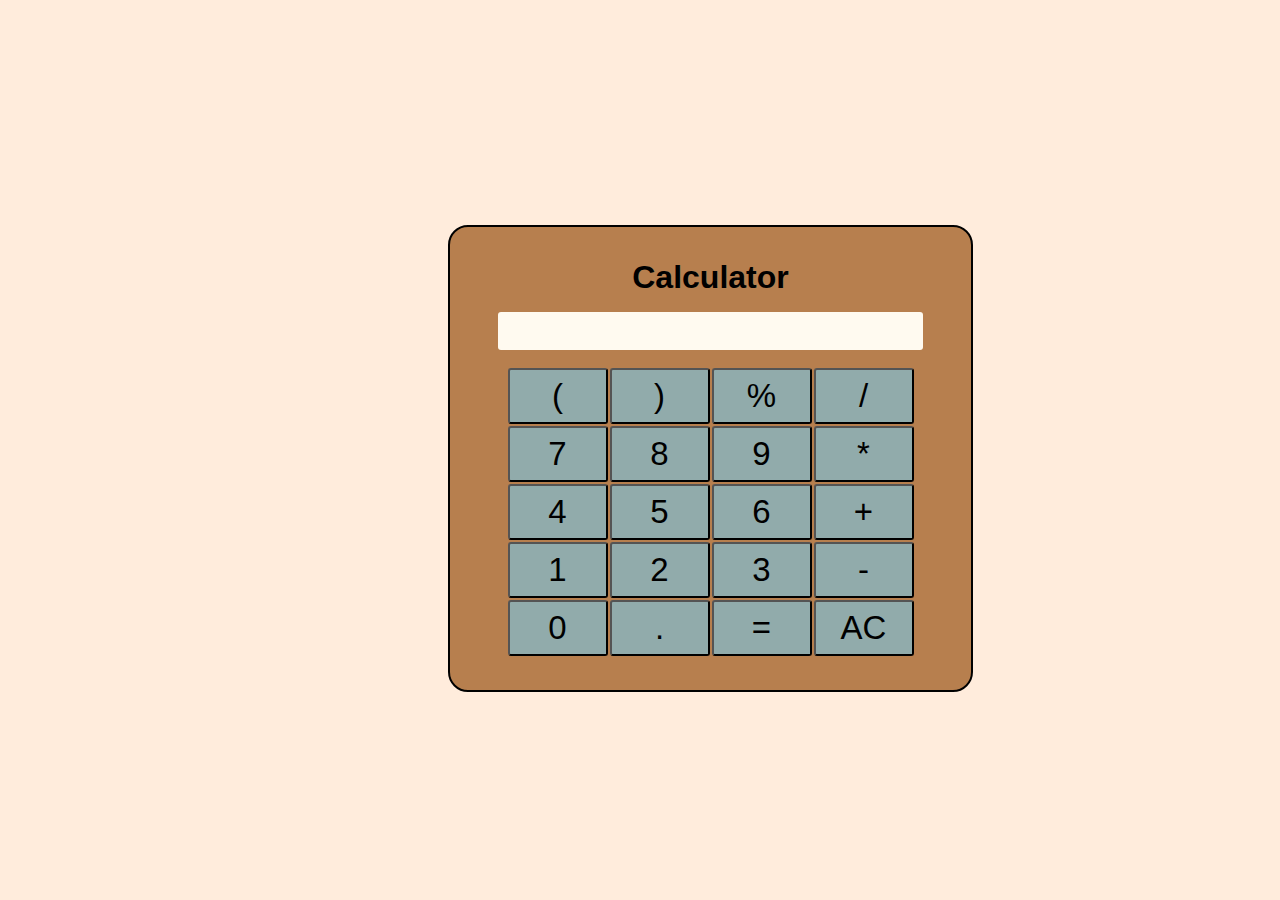
<file: calculator/index.html>
<!DOCTYPE html>
<html lang="en">

<head>
    <meta charset="UTF-8">
    <meta http-equiv="X-UA-Compatible" content="IE=edge">
    <meta name="viewport" content="width=device-width, initial-scale=1.0">
    <link rel="stylesheet" href="style/style.css">
    <title>Calculator</title>

</head>

<body>
    <div class="container">
        <div class="box">
            <h1>Calculator</h1>
            <input type="text" name="screen" id="screen" value="">
            <table>
                <tr>
                    <td><button type="button" onclick="bracket1()">(</button></td>
                    <td><button type="button" onclick="bracket2()">)</button></td>
                    <td><button type="button" onclick="operator('%')">%</button></td>
                    <td><button type="button" onclick="operator('/')">/</button></td>
                </tr>
                <tr>
                    <td><button type="button" value="7" class="value" >7</button></td>
                    <td><button type="button" value="8" class="value">8</button></td>
                    <td><button type="button" value="9" class="value">9</button></td>
                    <td><button type="button" value="*" onclick="operator('*')">*</button></td>
                </tr>
                <tr>
                    <td><button type="button" value="4" class="value">4</button></td>
                    <td><button type="button" value="5" class="value">5</button></td>
                    <td><button type="button" value="6" class="value">6</button></td>
                    <td><button type="button" value="+" onclick="operator('+')">+</button></td>
                </tr>
                <tr>
                    <td><button type="button" value="1" class="value">1</button></td>
                    <td><button type="button" value="2" class="value">2</button></td>
                    <td><button type="button" value="3" class="value">3</button></td>
                    <td><button type="button" value="0" onclick="operator('-')">-</button></td>
                </tr>
                <tr>
                    <td><button type="button" value="0" class="value">0</button></td>
                    <td><button type="button" value="." class="value">.</button></td>
                    <td><button type="button" value="=" onclick="result()">=</button></td>
                    <td><button type="button" value="0" class="clear">AC</button></td>
                </tr>
            </table>
        </div>

    </div>
    <script src="script/main.js"></script>
</body>

</html>
</file>
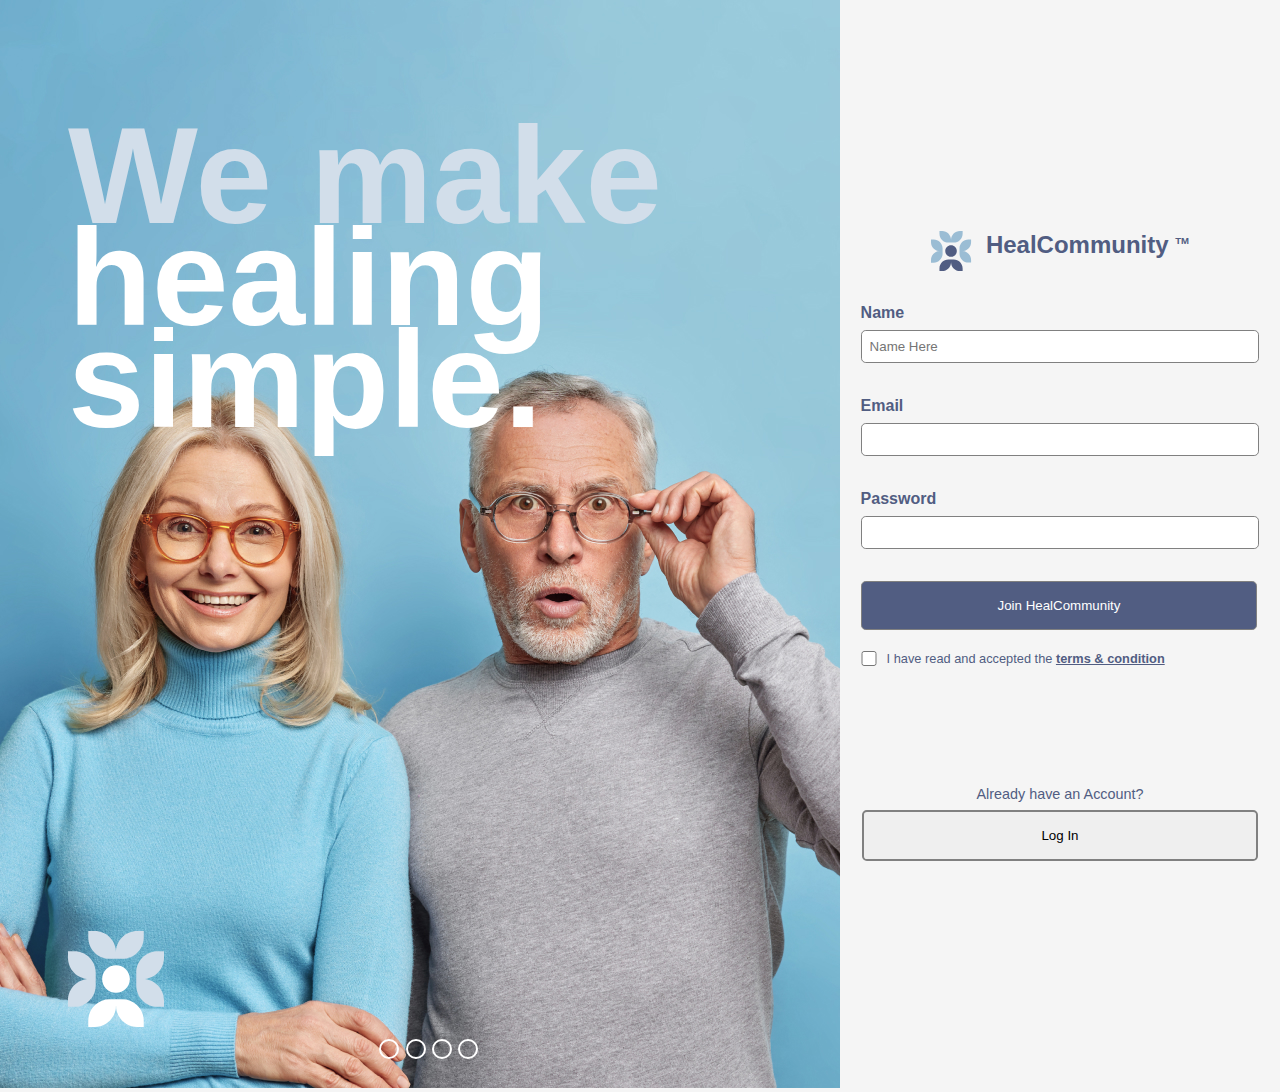
<file: forms/index.html>
<!DOCTYPE html>
<html lang="en">

<head>
    <meta charset="UTF-8">
    <meta http-equiv="X-UA-Compatible" content="IE=edge">
    <meta name="viewport" content="width=device-width, initial-scale=1.0">
    <link rel="stylesheet" href="css/style.css">
    <title>Forms</title>
</head>

<body>
    <div class="container">
        <div class="img-gallery-wrapper">
            <img src="assets/image 2.jpg" alt="image-1" class="pic1">
            <section class="image-title">
                <h1><span>We make </span><strong >healing simple.</strong></h1>
            </section>
            <section><img src="assets/Group 260 (1).svg" alt="main-logo" class="svg-image"></section>
            <div class="gallery">
                <div id="picture1"></div>
                <div id="picture2"></div>
                <div id="picture3"></div>
                <div id="picture4"></div>
            </div>
        </div>
        <div class="login-credential">
            <div class="heading">
                <img src="assets/Group 260.svg" alt="logo">
                <div class="heading-title">
                    <h2>HealCommunity <sup>TM</sup></h2>
                </div>

            </div>
            <div class="form-elements">
                <form action="" method = "get" id="form_elements">
                    <label for="name" id="name-ele">Name</label>
                    <input type="text" name="name" placeholder="Name Here" id="userName"  required >
                    <label for="email" class="label-elem">Email</label>
                    <input type="email" name="email" id="email" value=""required>
                    <label for="password" class="label-elem">Password</label>
                    <input type="password" name="password" id="password" value="" required>
                    <input type="submit" value="Join HealCommunity" id="join-btn" >
                    <div class="checkbox-data">
                        <input type="checkbox" name="" value="" id="checkbox">
                        <p>I have read and accepted the <strong><u>terms & condition</u></strong></p>
                    </div>

                    <div class="login-data">
                        <p>Already have an Account?</p>
                        <a href="login.html"><input type="button" value="Log In" ></a>
                    </div>

                </form>
            </div>
        </div>
    </div>
    <script src="script/main.js"></script>
</body>

</html>
</file>
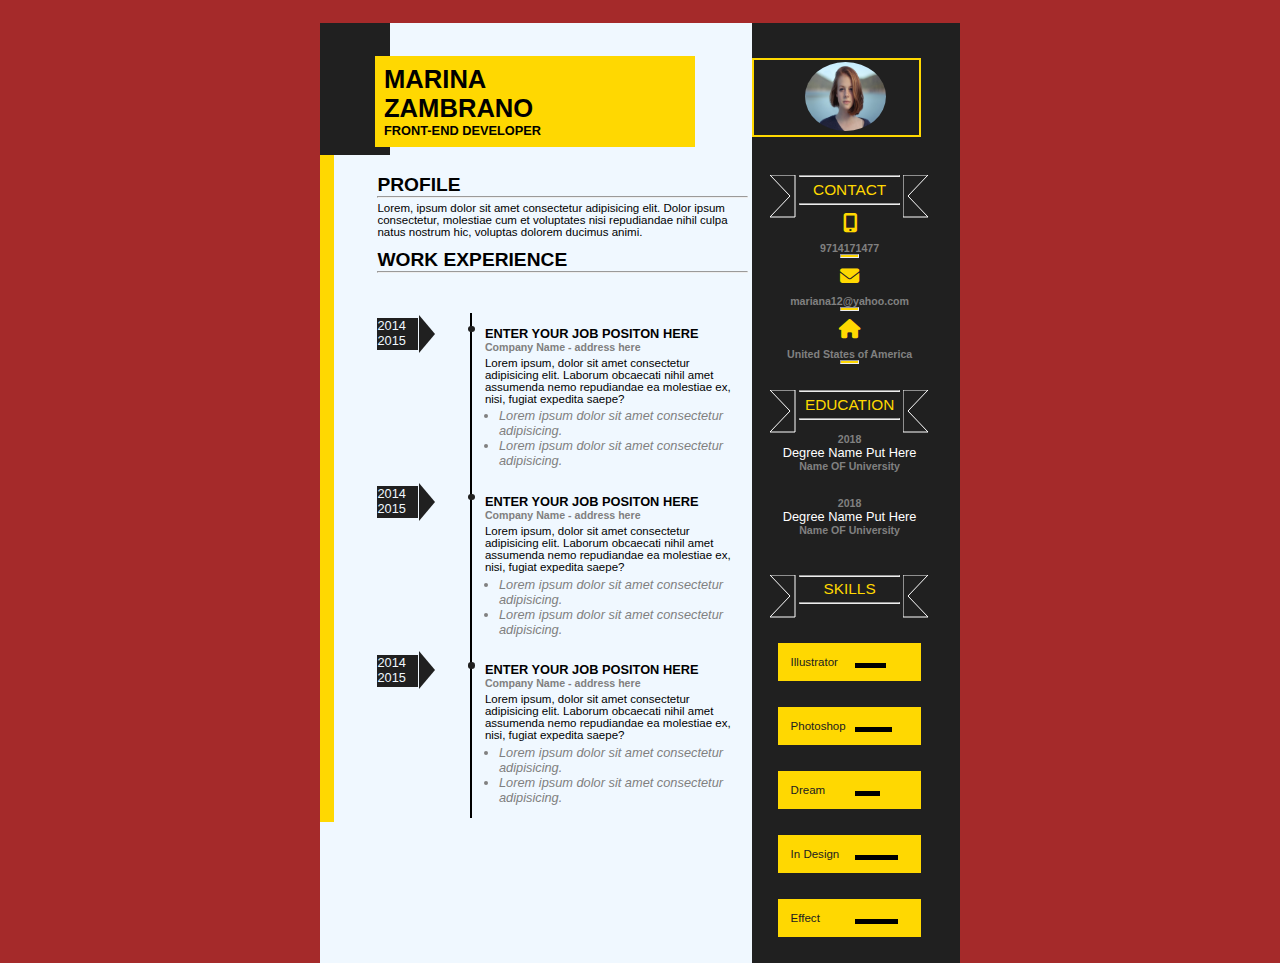
<file: Website Resume/index.html>
<!DOCTYPE html>
<html lang="en">

<head>
    <meta charset="UTF-8">
    <meta http-equiv="X-UA-Compatible" content="IE=edge">
    <meta name="viewport" content="width=device-width, initial-scale=1.0">
    <link rel="stylesheet" href="https://cdnjs.cloudflare.com/ajax/libs/font-awesome/6.1.2/css/all.min.css">
    <link rel="stylesheet" href="css/style.css">
    <title>PROFILE PAGE</title>
</head>

<body>
    <div class="container">
        <div class="container__main">
            <div class="main__profile">
                <div class="profile__header__inner-sec-1"></div>
                <div class="profile__header__inner-sec-2">
                    <section class="header__title">
                        <h1>
                            MARINA <br>
                            ZAMBRANO
                        </h1>
                        <h4>FRONT-END DEVELOPER</h4>
                    </section>
                </div>
            </div>
            <main>
                <div class="main__inner__bg"></div>
                <div class="main__details">
                    <div class="profile-sec">
                        <h2>PROFILE</h2>
                        <hr>
                        <p class="details">
                            Lorem, ipsum dolor sit amet consectetur adipisicing elit. Dolor
                            ipsum consectetur, molestiae cum et voluptates nisi repudiandae
                            nihil culpa natus nostrum hic, voluptas dolorem ducimus animi.
                        </p>
                    </div>
                    <div class="work-experience">
                        <h2>WORK EXPERIENCE</h2>
                        <hr>
                        <div class="work-experience__content">
                            <div class="work-experience__duration">
                                <section class="rectangle"> 2014 <br> 2015</section>
                                <section class="rectangle">2014 <br> 2015</section>
                                <section class="rectangle">2014 <br> 2015</section>
                            </div>
                            <div class="experiences">
                                <section class="experience">
                                    <h4>ENTER YOUR JOB POSITON HERE</h4>
                                    <h5>Company Name - address here</h5>
                                    <p class="details">Lorem ipsum, dolor sit amet consectetur adipisicing
                                        elit.
                                        Laborum
                                        obcaecati nihil
                                        amet
                                        assumenda
                                        nemo
                                        repudiandae ea molestiae ex, nisi, fugiat expedita saepe?</p>
                                    <ul>
                                        <em>
                                            <li>Lorem ipsum dolor sit amet consectetur adipisicing.</li>
                                        </em>
                                        <em>
                                            <li>Lorem ipsum dolor sit amet consectetur adipisicing.</li>
                                        </em>
                                    </ul>
                                </section>
                                <section class="experience">
                                    <h4>ENTER YOUR JOB POSITON HERE</h4>
                                    <h5>Company Name - address here</h5>
                                    <p class="details">Lorem ipsum, dolor sit amet consectetur adipisicing
                                        elit.
                                        Laborum
                                        obcaecati nihil
                                        amet
                                        assumenda
                                        nemo
                                        repudiandae ea molestiae ex, nisi, fugiat expedita saepe?</p>
                                    <ul>
                                        <em>
                                            <li>Lorem ipsum dolor sit amet consectetur adipisicing.</li>
                                        </em>
                                        <em>
                                            <li>Lorem ipsum dolor sit amet consectetur adipisicing.</li>
                                        </em>
                                    </ul>
                                </section>
                                <section class="experience">
                                    <h4>ENTER YOUR JOB POSITON HERE</h4>
                                    <h5>Company Name - address here</h5>
                                    <p class="details">Lorem ipsum, dolor sit amet consectetur adipisicing
                                        elit.
                                        Laborum
                                        obcaecati nihil
                                        amet
                                        assumenda
                                        nemo
                                        repudiandae ea molestiae ex, nisi, fugiat expedita saepe?</p>
                                    <ul>
                                        <em>
                                            <li>Lorem ipsum dolor sit amet consectetur adipisicing.</li>
                                        </em>
                                        <em>
                                            <li>Lorem ipsum dolor sit amet consectetur adipisicing.</li>
                                        </em>
                                    </ul>
                                </section>
                            </div>
                        </div>
                    </div>
                </div>
            </main>
        </div>
        <aside class="container__profile">
            <div class="profile__photo">
                <div class="photo-border">
                    <img src="asset/prfle.jpg" alt="profile_photo" class="image">
                </div>
            </div>
            <div class="profile__content">
                <div class="profile__contact">
                    <hr class="profile__title__hr">
                    <svg class="left-flag">
                        <line x1="0" y1="0" x2="25" y2="0" stroke="white" />
                        <line x1="25" y1="0" x2="25" y2="42" stroke="white" />
                        <line x1="25" y1="42" x2="0" y2="42" stroke="white" />
                        <line x1="0" y1="42" x2="20" y2="21" stroke="white" />
                        <line x1="20" y1="21" x2="0" y2="0" stroke="white" />
                    </svg>

                    <p class="profile__title">CONTACT</p>
                    <svg class="right-flag">
                        <line x1="0" y1="0" x2="25" y2="0" stroke="white " />
                        <line x1="25" y1="0" x2="5" y2="21" stroke="white" />
                        <line x1="5" y1="21" x2="25" y2="42" stroke="white" />
                        <line x1="25" y1="42" x2="0" y2="42" stroke="white" />
                        <line x1="0" y1="42" x2="0" y2="0" stroke="white " />
                    </svg>
                    <hr class="profile__title__hr">

                    <section>
                        <i class="fa-solid fa-mobile-screen-button" id="ig"></i>
                        <h5>9714171477</h5>
                        <hr class="contact__hr">
                    </section>
                    <section>
                        <i class="fa-solid fa-envelope"></i>
                        <h5>mariana12@yahoo.com</h5>
                        <hr class="contact__hr">
                    </section>
                    <section>
                        <i class="fa-solid fa-house"></i>
                        <h5>United States of America</h5>
                        <hr class="contact__hr">
                    </section>
                </div>
                <div class="profile__education">
                    <svg class="left-flag">
                        <line x1="0" y1="0" x2="25" y2="0" stroke="white" />
                        <line x1="25" y1="0" x2="25" y2="42" stroke="white" />
                        <line x1="25" y1="42" x2="0" y2="42" stroke="white" />
                        <line x1="0" y1="42" x2="20" y2="21" stroke="white" />
                        <line x1="20" y1="21" x2="0" y2="0" stroke="white" />
                    </svg>
                    <div class="title">
                        <hr class="profile__title__hr">
                        <p class="profile__title">EDUCATION</p>
                        <hr class="profile__title__hr">
                    </div>
                    <svg class="right-flag">
                        <line x1="0" y1="0" x2="25" y2="0" stroke="white " />
                        <line x1="25" y1="0" x2="5" y2="21" stroke="white" />
                        <line x1="5" y1="21" x2="25" y2="42" stroke="white" />
                        <line x1="25" y1="42" x2="0" y2="42" stroke="white" />
                        <line x1="0" y1="42" x2="0" y2="0" stroke="white " />
                    </svg>
                    <section class="education__detail">
                        <h5>2018</h5>
                        <p>Degree Name Put Here</p>
                        <h5>Name OF University</h5>
                    </section>
                    <section class="education__detail">
                        <h5>2018</h5>
                        <p>Degree Name Put Here</p>
                        <h5>Name OF University</h5>
                    </section>
                </div>
                <div class="profile__skills">
                    <hr class="profile__title__hr">
                    <svg class="left-flag">
                        <line x1="0" y1="0" x2="25" y2="0" stroke="white" />
                        <line x1="25" y1="0" x2="25" y2="42" stroke="white" />
                        <line x1="25" y1="42" x2="0" y2="42" stroke="white" />
                        <line x1="0" y1="42" x2="20" y2="21" stroke="white" />
                        <line x1="20" y1="21" x2="0" y2="0" stroke="white" />
                    </svg>
                    <p class="profile__title">SKILLS</p>
                    <svg class="right-flag">
                        <line x1="0" y1="0" x2="25" y2="0" stroke="white " />
                        <line x1="25" y1="0" x2="5" y2="21" stroke="white" />
                        <line x1="5" y1="21" x2="25" y2="42" stroke="white" />
                        <line x1="25" y1="42" x2="0" y2="42" stroke="white" />
                        <line x1="0" y1="42" x2="0" y2="0" stroke="white " />
                    </svg>
                    <hr class="profile__title__hr">
                    <div class="profile__skills__data">
                        <section class="skills__data__type">
                            <p>Illustrator</p>
                            <hr class="hr_width" color="black" size="5" width="25%">
                        </section>
                        <section class="skills__data__type">
                            <p>Photoshop</p>
                            <hr class="hr_width" color="black" size="5" width="30%">
                        </section>
                        <section class="skills__data__type">
                            <p>Dream</p>
                            <hr class="hr_width" color="black" size="5" width="20%">
                        </section>
                        <section class="skills__data__type">
                            <p>In Design</p>
                            <hr class="hr_width" color="black" size="5" width="35%">
                        </section>
                        <section class="skills__data__type">
                            <p>Effect</p>
                            <hr class="hr_width" color="black" size="5" width="35%">
                        </section>
                    </div>
                </div>
            </div>
        </aside>
    </div>
</body>

</html>
</file>
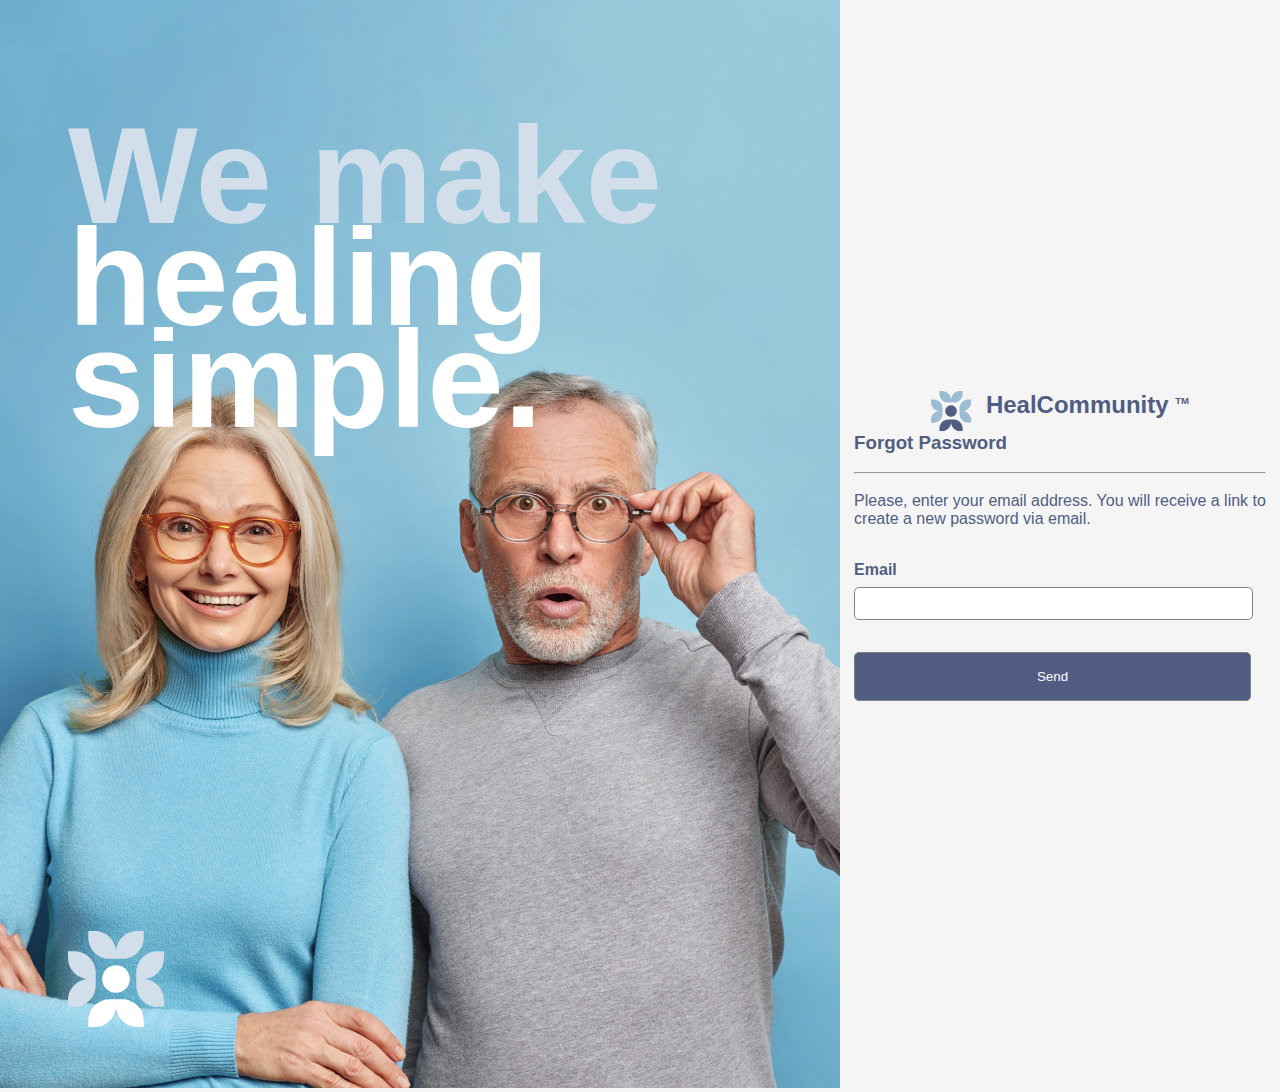
<file: forms/forgot-password.html>
<!DOCTYPE html>
<html lang="en">
<head>
    <meta charset="UTF-8">
    <meta http-equiv="X-UA-Compatible" content="IE=edge">
    <meta name="viewport" content="width=device-width, initial-scale=1.0">
    <link rel="stylesheet" href="css/style.css">
    <title>Forgot-Password</title>
</head>
<body>
    <div class="container">
        <div class="img-gallery-wrapper">
            <img src="assets/image 2.jpg" alt="image-1" class="pic1">
            <section class="image-title">
                <h1><span>We make </span><strong >healing simple.</strong></h1>
            </section>
            <section><img src="assets/Group 260 (1).svg" alt="main-logo" class="svg-image"></section>
        </div>
        <div class="login-credential">
            <div class="heading">
                <img src="assets/Group 260.svg" alt="logo">
                <div class="heading-title">
                    <h2>HealCommunity <sup>TM</sup></h2>
                </div>
            </div>
            <div class="form-elements">
                <h3>Forgot Password</h3>
                <br>
                <hr>
                <br>
                <p>Please, enter your email address.
                    You will receive a link to <br>
                    create a new password via email.</p>
                <form action="">
                    
                    <label for="email" class="label-elem">Email</label>
                    <input type="email" name="email" required>
                    <input type="button" value="Send" id="join-btn" >
                    
                </form>
            </div>
        </div>
    </div>
</body>
</html>
</file>
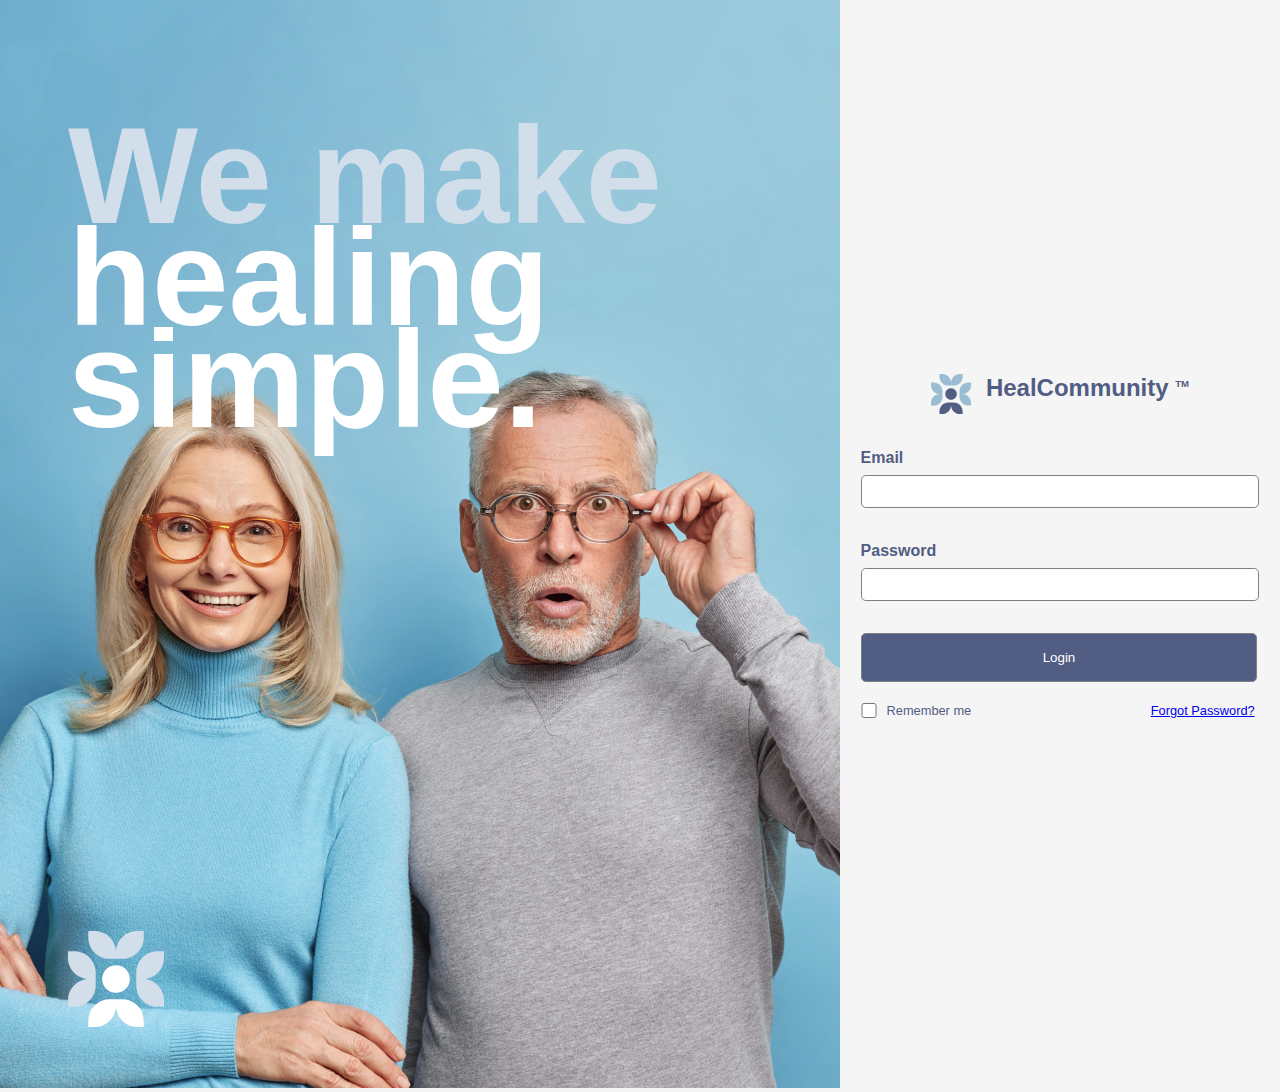
<file: forms/login.html>
<!DOCTYPE html>
<html lang="en">
<head>
    <meta charset="UTF-8">
    <meta http-equiv="X-UA-Compatible" content="IE=edge">
    <meta name="viewport" content="width=device-width, initial-scale=1.0">
    <link rel="stylesheet" href="css/style.css">
    <title>Login</title>
</head>
<body>
    <div class="container">
        <div class="img-gallery-wrapper">
            <img src="assets/image 2.jpg" alt="image-1" class="pic1">
            <section class="image-title">
                <h1><span>We make </span><strong >healing simple.</strong></h1>
            </section>
            <section><img src="assets/Group 260 (1).svg" alt="main-logo" class="svg-image"></section>
        </div>
        <div class="login-credential">
            <div class="heading">
                <img src="assets/Group 260.svg" alt="logo">
                <div class="heading-title">
                    <h2>HealCommunity <sup>TM</sup></h2>
                </div>

            </div>
            <div class="form-elements">
                <form action="">
                
                    <label for="email" class="label-elem">Email</label>
                    <input type="email" name="email" required>
                    <label for="password" class="label-elem">Password</label>
                    <input type="password" name="password" required minlength="8">
                    <input type="button" value="Login" id="join-btn" >
                   <div class="checkbox-data">
                        <input type="checkbox" name="" value="" id="checkbox">
                        <p>Remember me <span><a href="forgot-password.html">Forgot Password?</a></span></p>
                    </div>

                
                </form>
            </div>
        </div>
    </div>
    <script src="script/main.js"></script>
</body>
</html>
</file>
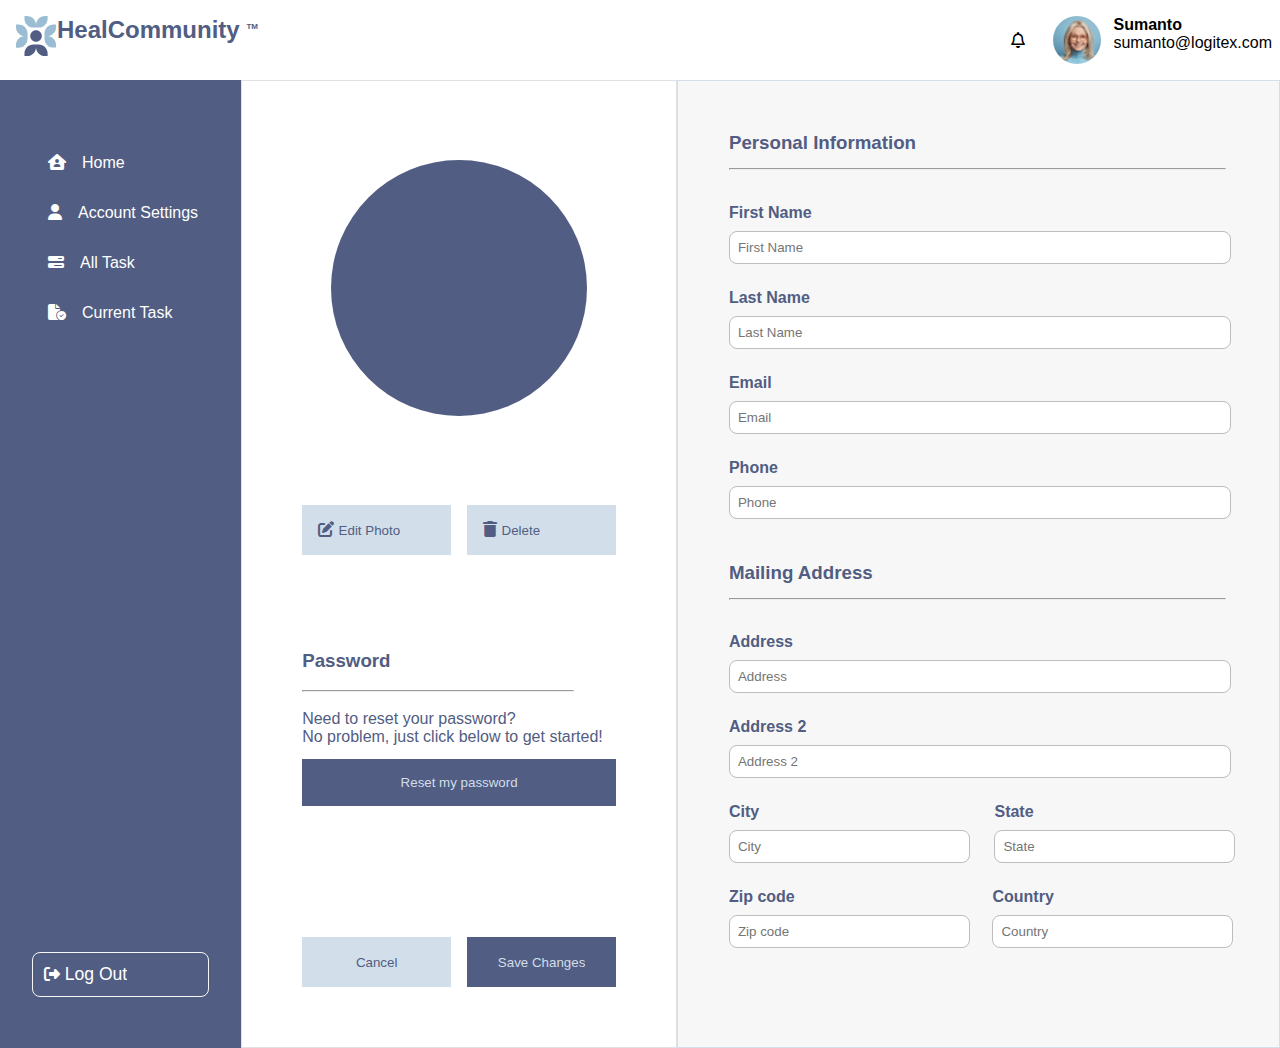
<file: forms/page2.html>
<!DOCTYPE html>
<html lang="en">

<head>
    <meta charset="UTF-8">
    <meta http-equiv="X-UA-Compatible" content="IE=edge">
    <meta name="viewport" content="width=device-width, initial-scale=1.0">
    <link rel="stylesheet" href="https://cdnjs.cloudflare.com/ajax/libs/font-awesome/6.2.0/css/all.min.css">
    <link rel="stylesheet" href="css/style.css">
    <title>Document</title>
</head>

<body>
    <div class="container_login">
        <header>
            <div class="logo">
                <div class="logo-image"> <img src="assets/Group 260.svg" alt="logo-image"></div>
                <h2>HealCommunity <sup>TM</sup></h2>
            </div>
            <div class="login_profile">
                <i class="fa-regular fa-bell"></i>
                <img src="assets/aunt.jpg" alt="profile-photo">
                <div class="profile-detail">
                    <h4>Sumanto</h4>
                    <p>sumanto@logitex.com</p>
                </div>
            </div>
        </header>
        <main>
            <div class="slidebar">
                <div class="sliderbar-items">
                    <div>
                        <i class="fa-solid fa-house-user"></i><a href="#">Home</a>
                    </div>
                    <div>
                        <i class="fa-solid fa-user"></i><a href="#">Account Settings</a>
                    </div>
                    <div>
                        <i class="fa-solid fa-bars-progress"></i><a href="#">All Task</a>
                    </div>
                    <div>
                        <i class="fa-solid fa-file-circle-check"></i><a href="#">Current Task</a>
                    </div>
                </div>
                <div class="logout_btn">
                    <i class="fa-solid fa-right-from-bracket"></i>
                    <input type="button" value="Log Out">
                </div>
            </div>
            <div class="main_prfl">
                <div class="profile">
                    <div class="main-profile"></div>
                    <div class="main-icons">
                        <div class="edit">
                            <i class="fa-solid fa-pen-to-square"></i>
                            <input type="button" value="Edit Photo">
                        </div>
                        <div class="delete">
                            <i class="fa-solid fa-trash"></i>
                            <input type="button" value="Delete">
                        </div>

                    </div>
                    <div class="password">
                        <h3>Password</h3>
                        <br>
                        <hr>
                        <br>
                        <p>Need to reset your password?<br>
                            No problem, just click below to get started!
                        </p>
                        <input type="button" value="Reset my password" id="reset">
                    </div>
                    <div class="main_buttons">
                        <div class="cancel"><input type="button" value="Cancel"></div>
                        <div class="save"><input type="button" value="Save Changes"></div>
                    </div>
                </div>
            </div>
            <div class="personal_info">
                <div class="info">
                    <h3>Personal Information</h3>
                    <hr>
                    <div class="personal-intro">
                        <label for="fname">First Name</label>
                        <input type="text" placeholder="First Name" name="fname">
                        <label for="lname">Last Name</label>
                        <input type="text" placeholder="Last Name" name="lname">
                        <label for="email">Email</label>
                        <input type="email" placeholder="Email" name="email">
                        <label for="phone">Phone</label>
                        <input type="number" placeholder="Phone" name="phone">
                    </div>
                </div>
                <div class="mail">
                    <h3>Mailing Address</h3>
                    <hr>
                    <div class="mailing-data">
                        <label for="address">Address</label>
                        <input type="text" placeholder="Address" name="address">
                        <label for="address">Address 2</label>
                        <input type="text" placeholder="Address 2" name="address">

                        <div class="city-state">
                            <div>
                                <label for="city">City</label>
                                <input type="text" placeholder="City" name="city">

                            </div>
                            <div>
                                <label for="state">State</label>
                                <input type="text" placeholder="State" name="state">
                            </div>

                        </div>
                        <div class="code-country">
                            <div>
                                <label for="zipcode">Zip code</label>
                                <input type="number" placeholder="Zip code" name="zipcode">
                            </div>
                            <div>
                                <label for="country">Country</label>
                                <input type="text" placeholder="Country" name="country">
                            </div>

                        </div>

                    </div>
                </div>
            </div>

        </main>
    </div>
</body>

</html>
</file>
<file: calculator/style/style.css>
*{
    margin:0;
    padding:0;
    font-family: 'Lucida Sans', 'Lucida Sans Regular', 'Lucida Grande', 'Lucida Sans Unicode', Geneva, Verdana, sans-serif;
}
body{
    background-color: #ffecdc;
}

.container{
    text-align: center;
    height: 100%;
}
.box{
    position: absolute;
    top: 25%;
    left: 35%;
    border: 2px solid black;
    border-radius: 20px;
    padding: 2rem;
    background-color: #b77f4e;
}

table{
    margin: auto;
}
input{
    font-size: 33px;
    border-radius: 3px;
    border: none;
    margin: 1rem;
    background-color: floralwhite;
}
button{
    border-radius: 3px;
    font-size:33px ;
    width: 100px;
    height: 56px;
    background: #91abab;
}
@media screen and (max-width:820px) {
    .box{
        top: 0;
        left: 0;
    }
}
</file>
<file: forms/css/style.css>
* {
  margin: 0;
  padding: 0;
  font-family: "Segoe UI", Tahoma, Geneva, Verdana, sans-serif;
}

.container {
  display: grid;
  grid-template-columns: 1fr 1fr;
  background-color: #f5f5f5;
  box-sizing: border-box;
  width: 100%;
  color: #515d82;
}
.container .img-gallery-wrapper {
  position: relative;
  width: 100%;
  background-size: cover;
}
.container .img-gallery-wrapper .image-gallery {
  position: absolute;
  top: 0;
  left: 0;
  z-index: -1;
}
.container .img-gallery-wrapper .svg-image {
  width: 6rem;
  position: absolute;
  bottom: 4rem;
  left: 4.25rem;
}
.container .img-gallery-wrapper .image-title {
  position: absolute;
  top: 7.8rem;
  color: #d2deea;
  left: 4.25rem;
  width: 46rem;
  font-size: 4.3rem;
  line-height: 6.37rem;
}
.container .img-gallery-wrapper .image-title strong {
  color: white;
}
.container .img-gallery-wrapper .gallery {
  position: absolute;
  left: 376px;
  bottom: 30px;
  display: flex;
}
.container .img-gallery-wrapper .gallery div {
  height: 16px;
  border-radius: 50%;
  width: 16px;
  border: 2px solid #ffffff;
  margin: 0.2rem;
}
.container .login-credential {
  display: flex;
  flex-direction: column;
  justify-content: center;
  align-items: center;
}
.container .login-credential .heading {
  display: flex;
  justify-content: center;
  text-align: center;
  gap: 14px;
}
.container .login-credential .heading sup {
  font-size: 0.6rem;
}
.container .login-credential label {
  display: block;
  font-weight: bold;
}
.container .login-credential #name-ele {
  margin-top: 2rem;
}
.container .login-credential input {
  width: 23.8rem;
  margin-top: 0.5rem;
  padding: 0.5rem;
  border: 1px solid gray;
  border-radius: 0.3rem;
}
.container .login-credential #join-btn {
  background-color: #515d82;
  color: white;
  padding: 1rem;
  width: 24.8rem;
  margin-top: 2rem;
  display: block;
}
.container .login-credential .label-elem {
  margin-top: 2.12em;
}
.container .login-credential .checkbox-data {
  display: flex;
  flex-direction: row;
  margin-top: 1.3rem;
  gap: 10px;
}
.container .login-credential .checkbox-data #checkbox {
  width: 1rem;
  margin-top: 0;
}
.container .login-credential .checkbox-data p {
  font-size: 0.8rem;
}
.container .login-credential .checkbox-data p span {
  margin-left: 11rem;
}
.container .login-credential .login-data {
  margin-top: 7.53rem;
  text-align: center;
}
.container .login-credential .login-data p {
  font-size: 0.9rem;
}
.container .login-credential .login-data input {
  border: 2px solid gray;
  width: 24.8rem;
  padding: 1rem;
}

.container_login {
  height: 100vh;
  color: #515d82;
}
.container_login header {
  display: flex;
  justify-content: space-between;
}
.container_login header .logo {
  display: flex;
  margin: 1rem;
}
.container_login header .logo sup {
  font-size: 8px;
}
.container_login header .login_profile {
  display: flex;
  gap: 12px;
  margin: 1rem;
  color: black;
}
.container_login header .login_profile i {
  margin: 1rem;
}
.container_login header .login_profile img {
  border-radius: 50%;
}
.container_login main {
  display: grid;
  grid-template-columns: 2fr 2.7fr 5fr;
}
.container_login main .slidebar {
  background: #515d82;
}
.container_login main .slidebar .sliderbar-items {
  display: flex;
  flex-direction: column;
  color: white;
  margin: 2rem;
  margin-top: 3.6rem;
}
.container_login main .slidebar .sliderbar-items a {
  color: white;
  text-decoration: none;
  margin-left: 1rem;
}
.container_login main .slidebar .sliderbar-items div {
  margin: 1rem;
  width: 100%;
}
.container_login main .slidebar .logout_btn {
  color: white;
  margin: 2rem;
  border: 1px solid #f7f7f7;
  border-radius: 8px;
  padding: 0.7rem;
  margin-top: 38.4rem;
}
.container_login main .slidebar .logout_btn input {
  border: none;
  background-color: #515d82;
  color: #ffffff;
  font-size: 1.1rem;
}
.container_login main .main_prfl {
  border: 1px solid #e1e1e1;
}
.container_login main .main_prfl .profile {
  background: white;
}
.container_login main .main_prfl .profile .main-profile {
  margin: 5.56rem;
  border-radius: 50%;
  background-color: #515d82;
  height: 16rem;
  width: 16rem;
  margin-top: 4.93rem;
}
.container_login main .main_prfl .profile .main-icons {
  display: flex;
  margin: 3.75rem;
  margin-top: 2.8rem;
  gap: 1rem;
}
.container_login main .main_prfl .profile .main-icons .edit {
  background-color: #d2deea;
  color: #515d82;
  width: 100%;
  padding: 1rem;
}
.container_login main .main_prfl .profile .main-icons .edit input {
  border: none;
  background-color: #d2deea;
  color: #515d82;
}
.container_login main .main_prfl .profile .main-icons .delete {
  background-color: #d2deea;
  color: #515d82;
  width: 100%;
  padding: 1rem;
}
.container_login main .main_prfl .profile .main-icons .delete input {
  border: none;
  background-color: #d2deea;
  color: #515d82;
}
.container_login main .main_prfl .profile .password {
  margin: 3.75rem;
  margin-top: 5.93rem;
}
.container_login main .main_prfl .profile .password hr {
  width: 86%;
}
.container_login main .main_prfl .profile .password input {
  border: none;
  margin-top: 13px;
}
.container_login main .main_prfl .profile .password #reset {
  background-color: #515d82;
  padding: 1rem;
  color: #d2deea;
  width: 100%;
}
.container_login main .main_prfl .main_buttons {
  display: flex;
  margin: 3.75rem;
  gap: 1rem;
  margin-top: 8.2rem;
}
.container_login main .main_prfl .main_buttons .cancel {
  background-color: #d2deea;
  color: #515d82;
  width: 100%;
  text-align: center;
  padding: 1rem;
}
.container_login main .main_prfl .main_buttons .cancel input {
  border: none;
  background-color: #d2deea;
  color: #515d82;
}
.container_login main .main_prfl .main_buttons .save {
  background-color: #515d82;
  width: 100%;
  text-align: center;
  padding: 1rem;
}
.container_login main .main_prfl .main_buttons .save input {
  border: none;
  background-color: #515d82;
  color: #d2deea;
}
.container_login main .personal_info {
  background: #f7f7f7;
  border: 1px solid #d2deea;
}
.container_login main .personal_info .info {
  margin-top: 3.18rem;
  margin-left: 3.18rem;
}
.container_login main .personal_info .info hr {
  margin-top: 14px;
  width: 90%;
}
.container_login main .personal_info .info .personal-intro {
  margin-top: 2.12rem;
}
.container_login main .personal_info .info .personal-intro label {
  font-weight: bold;
  display: block;
  margin-top: 1.56rem;
}
.container_login main .personal_info .info .personal-intro input {
  margin-top: 9px;
  padding: 0.5rem;
  background: #ffffff;
  border: 1px solid #bdbdbd;
  width: 88%;
  border-radius: 8px;
}
.container_login main .personal_info .mail {
  margin-top: 2.68rem;
  margin-left: 3.18rem;
}
.container_login main .personal_info .mail hr {
  margin-top: 14px;
  width: 90%;
}
.container_login main .personal_info .mail .mailing-data {
  margin-top: 2.12rem;
}
.container_login main .personal_info .mail .mailing-data label {
  font-weight: bold;
  display: block;
  margin-top: 1.56rem;
}
.container_login main .personal_info .mail .mailing-data input {
  margin-top: 9px;
  padding: 0.5rem;
  background: #ffffff;
  border: 1px solid #bdbdbd;
  width: 88%;
  border-radius: 8px;
}
.container_login main .personal_info .mail .mailing-data .city-state {
  display: flex;
  gap: 18px;
}
.container_login main .personal_info .mail .mailing-data .city-state div {
  width: 45%;
}
.container_login main .personal_info .mail .mailing-data .city-state div label {
  display: block;
}
.container_login main .personal_info .mail .mailing-data .city-state div input {
  width: 90%;
}
.container_login main .personal_info .mail .mailing-data .code-country {
  display: flex;
  gap: 1rem;
}
.container_login main .personal_info .mail .mailing-data .code-country div {
  width: 45%;
}
.container_login main .personal_info .mail .mailing-data .code-country div label {
  display: block;
}
.container_login main .personal_info .mail .mailing-data .code-country div input {
  width: 90%;
}

@media screen and (max-width: 820px) {
  .container_login html {
    font-size: 60%;
  }
  .container_login main {
    grid-template-columns: 0.5fr 1fr;
    grid-template-areas: "slidebar main_prfl" "personal_info personal_info";
  }
  .container_login main .slidebar {
    grid-area: slidebar;
  }
  .container_login main .main_prfl {
    grid-area: main_prfl;
  }
  .container_login main .personal_info {
    grid-area: personal_info;
  }
}
@media screen and (max-width: 820px) {
  .container {
    background-color: transparent;
  }
  .container .img-gallery-wrapper {
    position: relative;
    opacity: 0.4;
  }
  .container .login-credential {
    position: absolute;
    margin-top: 22.5rem;
    margin-left: 14rem;
    margin-right: 8rem;
  }
}/*# sourceMappingURL=style.css.map */
</file>
<file: Website Resume/css/style.css>
* {
  margin: 0;
  padding: 0;
  scroll-behavior: smooth;
}
body {
  display: grid;
  justify-content: center;
  background-color: brown;
  font-family: "Trebuchet MS", "Lucida Sans Unicode", "Lucida Grande",
    "Lucida Sans", Arial, sans-serif;
}
.container {
  margin-top: 1.8rem;
  width: 50vw;
  background-color: #f0f8ff;
  display: grid;
  grid-template-columns: 2.7fr 1.3fr;
}
.main__profile {
  height: 10rem;
}
.profile__header__inner-sec-1 {
  background-color: #202020;
  display: flex;
  top: 0;
  left: 0;
  height: 10.3rem;
  width: 5.5rem;
}
.profile__header__inner-sec-2 {
  background-color: #ffd801;
  position: relative;
  left: 4.3rem;
  width: 70%;
  top: -7.7rem;
  padding: 0.7rem;
}
main {
  display: flex;
}
.main__inner__bg {
  background-color: #ffd801;
  margin-top: 0.3rem;
  width: 3.3rem;
}
.main__details {
  margin-top: 1.5rem;
  margin-left: 3.1rem;
}
.profile-sec {
  padding: 0.3rem;
}
.details {
  padding-top: 0.3rem;
  padding-bottom: 0.3rem;
  font-size: 0.9rem;
}
.work-experience {
  padding: 0.3rem;
}
.work-experience__content {
  margin-top: 3.1rem;
  display: grid;
  grid-template-columns: 1fr 3fr;
}
.experience {
  padding: 1rem;
  border-left: 2px solid #000;
  position: relative;
}
.experience::before {
  content: " ";
  border-radius: 50%;
  height: 0.5rem;
  width: 0.5rem;
  background-color: #202020;
  position: absolute;
  left: -0.3rem;
}
.work-experience__duration {
  display: grid;
  grid-template-rows: 1fr 1fr 1fr;
}
.rectangle {
  color: #f0f8ff;
  margin-top: 0.4rem;
  height: 2.5rem;
  width: 3.2rem;
  background-color: #202020;
}
.rectangle::after {
  content: "";
  margin-top: -1.45rem;
  width: 0;
  height: 0;
  border-top: 1.56rem solid transparent;
  border-left: 1.25rem solid #202020;
  border-bottom: 1.56rem solid transparent;
  position: absolute;
  margin-left: 1rem;
}
h5,
ul {
  color: grey;
}
.experience ul li {
  margin-left: 1.1rem;
}
.container__profile {
  color: #fff;
  background-color: #202020;
  display: flex;
  flex-direction: column;
}
.profile__content {
  margin-top: 2rem;
}
.photo-border {
  border: 2px solid #ffd801;
  height: 5.9rem;
  width: 12.9rem;
  margin-top: 2.7rem;
}
.image {
  margin-left:4rem;
  height: 5.4rem;
  width: 6.3rem;
  border-radius: 50%;
  margin-top: 0.2rem;
}
.profile__title__hr {
  color: grey;
  width: 58%;
  margin-left: auto;
  margin-right: auto;
}
.contact__hr {
  width: 10%;
  height: 2px;
  background-color: #ffd801;
  margin-left: auto;
  margin-right: auto;
}
.profile__contact {
  position: relative;
  padding: 1rem;
  text-align: center;
  margin-right: 1rem;
}
.profile__title {
  color: #ffd801;
  padding: 0.3rem;
  font-size: 1.6rem;
}
.fa-solid {
  align-items: center;
  color: #ffd801;
  padding: 0.7rem;
  font-size: 1.5rem;
  display: block;
}
.profile__education {
  position: relative;
  padding: 1rem;
  text-align: center;
  margin-right: 1rem;
}
.education__detail {
  padding: 1rem;
}
.profile__skills {
  position: relative;
  text-align: center;
  padding: 1rem;
  margin-right: 1rem;
}
.skills__data__type {
  margin-left: auto;
  margin-right: auto;
  background-color: #ffd801;
  border: 13px solid #202020;
  padding: 1rem;
}
.skills__data__type p {
  color: #202020;
  font-size: 0.9rem;
  float: left;
}
.hr_width {
  margin-top: 7.5px;
  margin-left: 5rem;
}
.left-flag {
  top: 1rem;
  left: 9%;
  position: absolute;
  background-color: #202020;
  height: 44px;
  width: 27px;
}
.right-flag {
  top: 1rem;
  position: absolute;
  background-color: #202020;
  height: 44px;
  width: 27px;
  right: 9%;
}
.profile__skills__data {
  margin-top: 2rem;
}
@media screen and (max-width: 1280px) {
  html {
    font-size: 80%;
  }
  .profile__title {
    font-size: 1.2rem;
  }
}
@media screen and (max-width: 993px) {
  .container {
    margin-top: 0;
    grid-template-columns: 1fr;
    width: 100vw;
  }
  .profile__photo {
    margin: auto;
  }
  .photo-border {
    height: 9.9rem;
    width: 10.9rem;
  }
  .image {
    margin: 7px;
    height: 8.9rem;
    width: 9.9rem;
  }
  .left-flag {
    width: 26px;
    left: 21%;
    height: 44px;
  }
  .right-flag {
    right: 21%;
    width: 26px;
    height: 44px;
  }
  .profile__title__hr {
    width: 50%;
  }
  .profile__title {
    font-size: 2.2rem;
  }
}
@media screen and (max-width: 415px) {
  .right-flag {
    right: 16%;
  }
  .left-flag {
    left: 16%;
  }
}
</file>
